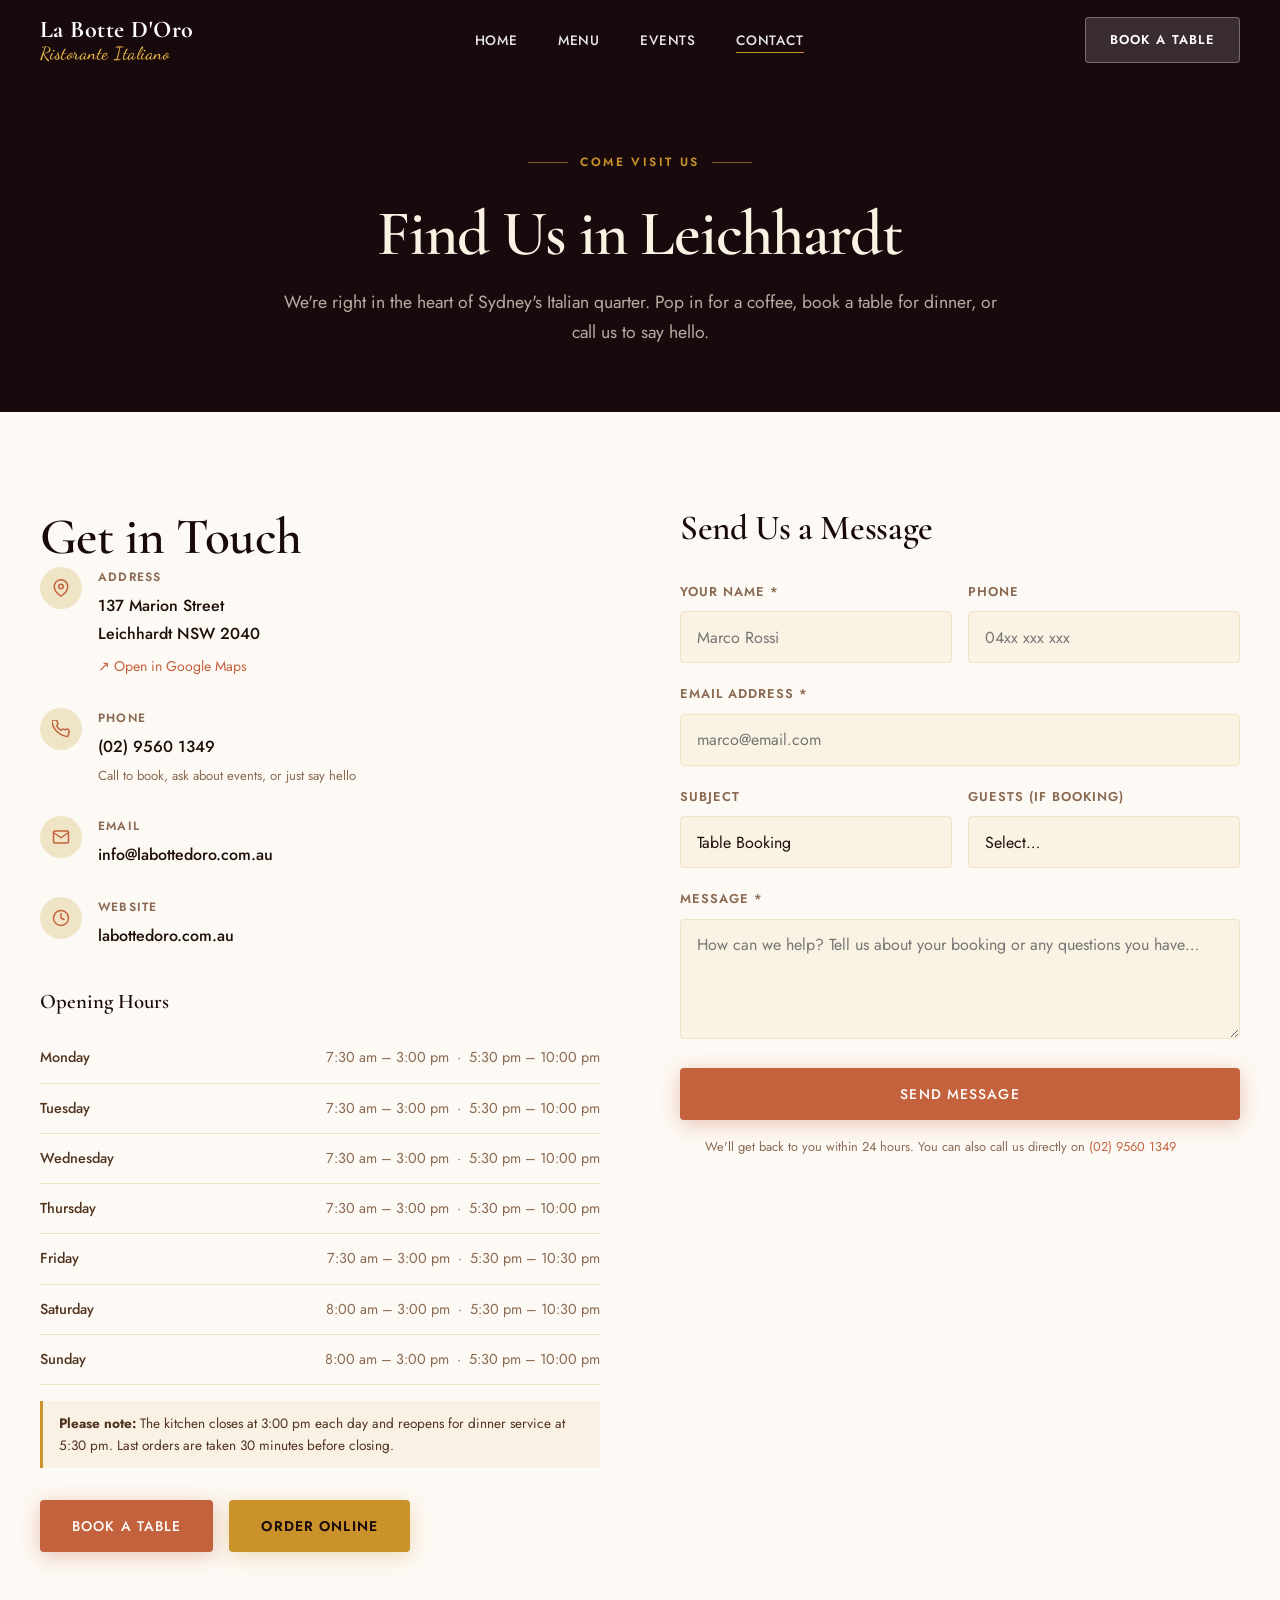
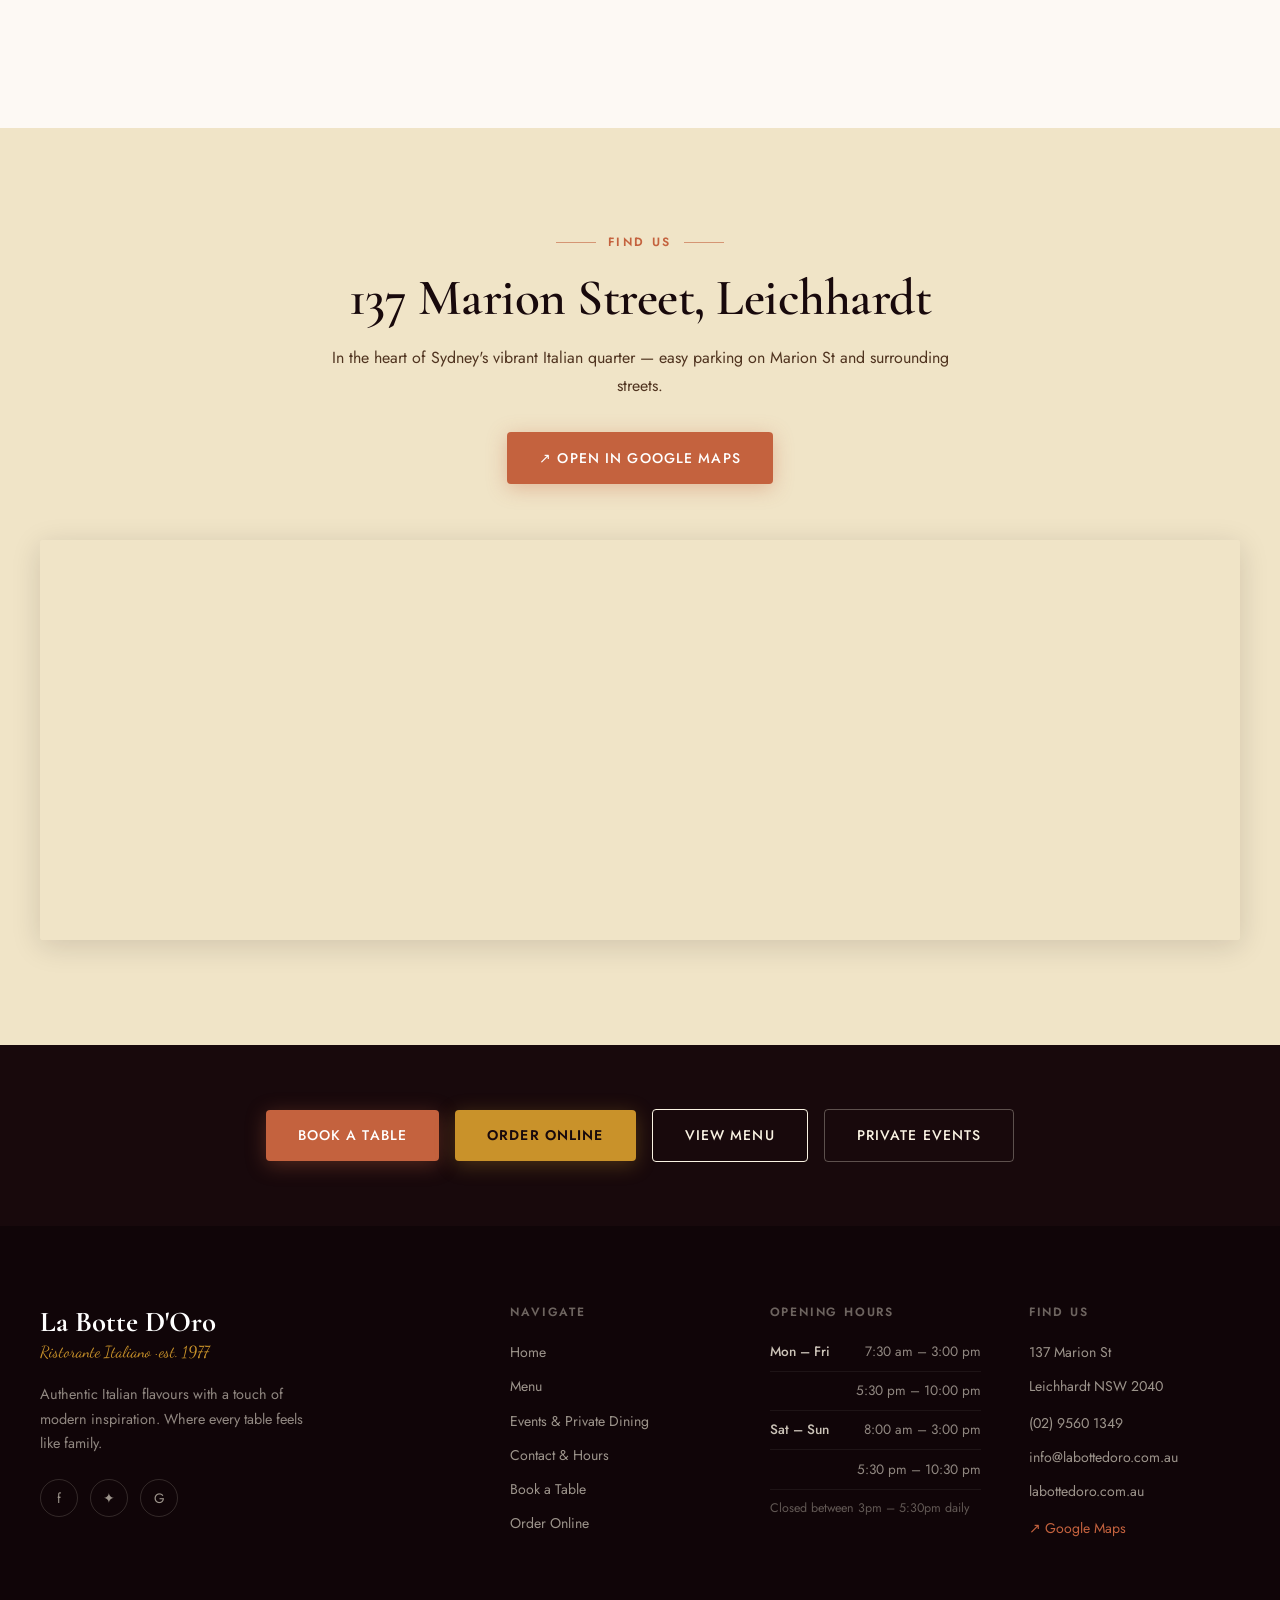
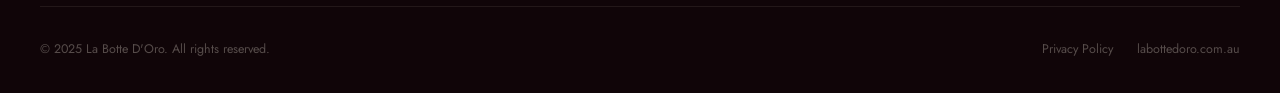
<file: contact.html>
<!DOCTYPE html>
<html lang="en">
<head>
  <meta charset="UTF-8">
  <meta name="viewport" content="width=device-width, initial-scale=1.0">
  <meta name="description" content="Contact La Botte D'Oro — 137 Marion St, Leichhardt NSW 2040. Phone (02) 9560 1349. Opening hours, map, and online booking.">
  <title>Contact & Hours — La Botte D'Oro | Leichhardt, Sydney</title>
  <link rel="preconnect" href="https://fonts.googleapis.com">
  <link rel="preconnect" href="https://fonts.gstatic.com" crossorigin>
  <link rel="preload" as="style"
    href="https://fonts.googleapis.com/css2?family=Cormorant+Garamond:ital,wght@0,400;0,500;0,600;0,700;1,400;1,500;1,600&family=Jost:wght@300;400;500;600&family=Dancing+Script:wght@500;600;700&display=swap"
    onload="this.onload=null;this.rel='stylesheet'">
  <noscript><link rel="stylesheet" href="https://fonts.googleapis.com/css2?family=Cormorant+Garamond:ital,wght@0,400;0,500;0,600;0,700;1,400;1,500;1,600&family=Jost:wght@300;400;500;600&family=Dancing+Script:wght@500;600;700&display=swap"></noscript>
  <link rel="stylesheet" href="css/styles.css?v=12">
  <script src="js/main.js?v=12" defer></script>
  <meta name="theme-color" content="#18090c">
  <link rel="icon" href="data:image/svg+xml,<svg xmlns='http://www.w3.org/2000/svg' viewBox='0 0 100 100'><text y='.9em' font-size='90'>🫙</text></svg>">
</head>
<body>

  <!-- NAV -->
  <nav class="nav" id="nav">
    <div class="nav__inner">
      <a href="index.html" class="nav__logo">
        La Botte D'Oro
        <span>Ristorante Italiano</span>
      </a>
      <ul class="nav__links">
        <li><a href="index.html">Home</a></li>
        <li><a href="menu.html">Menu</a></li>
        <li><a href="events.html">Events</a></li>
        <li><a href="contact.html" class="active">Contact</a></li>
      </ul>
      <a href="https://labottedoro.com.au/book" class="nav__book" target="_blank" rel="noopener">Book a Table</a>
      <button class="nav__burger" aria-label="Open menu" aria-expanded="false" aria-controls="mobile-menu"></button>
    </div>
  </nav>
  <div class="nav__mobile" id="mobile-menu" role="dialog" aria-modal="true" aria-label="Navigation menu">
    <a href="index.html">Home</a>
    <a href="menu.html">Menu</a>
    <a href="events.html">Events</a>
    <a href="contact.html">Contact</a>
    <a href="https://labottedoro.com.au/book" class="btn btn--primary" style="margin-top:1rem">Book a Table</a>
  </div>


  <!-- PAGE HEADER -->
  <header class="page-header contact-bg">
    <div class="container">
      <div class="page-header__inner">
        <span class="section-label" style="justify-content:center">Come Visit Us</span>
        <h1>Find Us in Leichhardt</h1>
        <p>We're right in the heart of Sydney's Italian quarter. Pop in for a coffee, book a table for dinner, or call us to say hello.</p>
      </div>
    </div>
  </header>


  <!-- CONTACT SECTION -->
  <section class="contact-section">
    <div class="container">
      <div class="contact__grid">

        <!-- Contact Info & Hours -->
        <div class="reveal">
          <h2>Get in Touch</h2>

          <div class="contact__detail">
            <div class="contact__detail-icon">
              <svg width="18" height="18" viewBox="0 0 24 24" fill="none" stroke="currentColor" stroke-width="2" stroke-linecap="round" stroke-linejoin="round"><path d="M21 10c0 7-9 13-9 13s-9-6-9-13a9 9 0 0118 0z"/><circle cx="12" cy="10" r="3"/></svg>
            </div>
            <div>
              <div class="contact__detail-label">Address</div>
              <p class="contact__detail-value">
                137 Marion Street<br>
                Leichhardt NSW 2040
              </p>
              <a href="https://maps.google.com/?q=137+Marion+St+Leichhardt+NSW+2040" target="_blank" rel="noopener" style="color:var(--c-terra);font-size:.88rem;display:inline-block;margin-top:.4rem">
                ↗ Open in Google Maps
              </a>
            </div>
          </div>

          <div class="contact__detail">
            <div class="contact__detail-icon">
              <svg width="18" height="18" viewBox="0 0 24 24" fill="none" stroke="currentColor" stroke-width="2" stroke-linecap="round" stroke-linejoin="round"><path d="M22 16.92v3a2 2 0 01-2.18 2 19.79 19.79 0 01-8.63-3.07A19.5 19.5 0 013 10.81 19.79 19.79 0 01.02 2.18 2 2 0 012 0h3a2 2 0 012 1.72c.13 1 .37 1.97.72 2.91a2 2 0 01-.45 2.11L6.09 7.91a16 16 0 006 6l1.17-1.17a2 2 0 012.11-.45c.94.35 1.92.59 2.91.72A2 2 0 0122 16.92z"/></svg>
            </div>
            <div>
              <div class="contact__detail-label">Phone</div>
              <a href="tel:0295601349" class="contact__detail-value">(02) 9560 1349</a>
              <p style="font-size:.82rem;color:var(--c-text-soft);margin-top:.2rem;max-width:none">Call to book, ask about events, or just say hello</p>
            </div>
          </div>

          <div class="contact__detail">
            <div class="contact__detail-icon">
              <svg width="18" height="18" viewBox="0 0 24 24" fill="none" stroke="currentColor" stroke-width="2" stroke-linecap="round" stroke-linejoin="round"><path d="M4 4h16c1.1 0 2 .9 2 2v12c0 1.1-.9 2-2 2H4c-1.1 0-2-.9-2-2V6c0-1.1.9-2 2-2z"/><polyline points="22,6 12,13 2,6"/></svg>
            </div>
            <div>
              <div class="contact__detail-label">Email</div>
              <a href="mailto:info@labottedoro.com.au" class="contact__detail-value">info@labottedoro.com.au</a>
            </div>
          </div>

          <div class="contact__detail">
            <div class="contact__detail-icon">
              <svg width="18" height="18" viewBox="0 0 24 24" fill="none" stroke="currentColor" stroke-width="2" stroke-linecap="round" stroke-linejoin="round"><circle cx="12" cy="12" r="10"/><polyline points="12 6 12 12 16 14"/></svg>
            </div>
            <div>
              <div class="contact__detail-label">Website</div>
              <a href="https://labottedoro.com.au" target="_blank" rel="noopener" class="contact__detail-value">labottedoro.com.au</a>
            </div>
          </div>

          <!-- Opening Hours Table -->
          <div class="hours-table">
            <h3>Opening Hours</h3>

            <div class="hours-row">
              <span class="day">Monday</span>
              <span class="time">7:30 am – 3:00 pm &nbsp;·&nbsp; 5:30 pm – 10:00 pm</span>
            </div>
            <div class="hours-row">
              <span class="day">Tuesday</span>
              <span class="time">7:30 am – 3:00 pm &nbsp;·&nbsp; 5:30 pm – 10:00 pm</span>
            </div>
            <div class="hours-row">
              <span class="day">Wednesday</span>
              <span class="time">7:30 am – 3:00 pm &nbsp;·&nbsp; 5:30 pm – 10:00 pm</span>
            </div>
            <div class="hours-row">
              <span class="day">Thursday</span>
              <span class="time">7:30 am – 3:00 pm &nbsp;·&nbsp; 5:30 pm – 10:00 pm</span>
            </div>
            <div class="hours-row">
              <span class="day">Friday</span>
              <span class="time">7:30 am – 3:00 pm &nbsp;·&nbsp; 5:30 pm – 10:30 pm</span>
            </div>
            <div class="hours-row">
              <span class="day">Saturday</span>
              <span class="time">8:00 am – 3:00 pm &nbsp;·&nbsp; 5:30 pm – 10:30 pm</span>
            </div>
            <div class="hours-row">
              <span class="day">Sunday</span>
              <span class="time">8:00 am – 3:00 pm &nbsp;·&nbsp; 5:30 pm – 10:00 pm</span>
            </div>

            <div class="hours-note">
              <strong>Please note:</strong> The kitchen closes at 3:00 pm each day and reopens for
              dinner service at 5:30 pm. Last orders are taken 30 minutes before closing.
            </div>
          </div>

          <!-- Book & Order CTAs -->
          <div style="display:flex;gap:1rem;flex-wrap:wrap;margin-top:2rem">
            <a href="https://labottedoro.com.au/book" class="btn btn--primary" target="_blank" rel="noopener">
              Book a Table
            </a>
            <a href="https://labottedoro.com.au/order" class="btn btn--gold" target="_blank" rel="noopener">
              Order Online
            </a>
          </div>
        </div>

        <!-- Contact / Booking Form -->
        <div class="contact__form-col reveal reveal-delay-2">
          <h2>Send Us a Message</h2>
          <form class="contact-form" action="#" method="post" novalidate>
            <div class="form-row">
              <div class="form-group">
                <label for="c-name">Your Name *</label>
                <input type="text" id="c-name" name="name" placeholder="Marco Rossi" required>
              </div>
              <div class="form-group">
                <label for="c-phone">Phone</label>
                <input type="tel" id="c-phone" name="phone" placeholder="04xx xxx xxx">
              </div>
            </div>
            <div class="form-group">
              <label for="c-email">Email Address *</label>
              <input type="email" id="c-email" name="email" placeholder="marco@email.com" required>
            </div>
            <div class="form-row">
              <div class="form-group">
                <label for="c-subject">Subject</label>
                <select id="c-subject" name="subject">
                  <option>Table Booking</option>
                  <option>Private Event Enquiry</option>
                  <option>General Question</option>
                  <option>Feedback</option>
                  <option>Other</option>
                </select>
              </div>
              <div class="form-group">
                <label for="c-guests">Guests (if booking)</label>
                <select id="c-guests" name="guests">
                  <option value="">Select…</option>
                  <option>1 – 2</option>
                  <option>3 – 4</option>
                  <option>5 – 6</option>
                  <option>7 – 10</option>
                  <option>10+</option>
                </select>
              </div>
            </div>
            <div class="form-group">
              <label for="c-message">Message *</label>
              <textarea id="c-message" name="message" placeholder="How can we help? Tell us about your booking or any questions you have…" required></textarea>
            </div>
            <button type="submit" class="btn btn--primary" style="width:100%;justify-content:center;padding:1rem">
              Send Message
            </button>
            <p style="font-size:.8rem;color:var(--c-text-soft);text-align:center;margin-top:1rem">
              We'll get back to you within 24 hours. You can also call us directly on
              <a href="tel:0295601349" style="color:var(--c-terra)">(02) 9560 1349</a>
            </p>
          </form>
        </div>

      </div>
    </div>
  </section>


  <!-- MAP -->
  <section class="map-placeholder">
    <div class="container">
      <div class="map-placeholder__inner reveal">
        <span class="section-label" style="justify-content:center">Find Us</span>
        <h2>137 Marion Street, Leichhardt</h2>
        <p>In the heart of Sydney's vibrant Italian quarter — easy parking on Marion St and surrounding streets.</p>
        <a href="https://maps.google.com/?q=137+Marion+St+Leichhardt+NSW+2040" target="_blank" rel="noopener" class="btn btn--primary" style="margin-bottom:1.5rem">
          ↗ Open in Google Maps
        </a>
        <!-- TODO: Replace with embedded Google Map iframe. Obtain embed URL from Google Maps > Share > Embed a map -->
        <iframe
          class="map-embed"
          src="https://www.google.com/maps/embed?pb=!1m18!1m12!1m3!1d3312.7474454048765!2d151.15127!3d-33.88297!2m3!1f0!2f0!3f0!3m2!1i1024!2i768!4f13.1!3m3!1m2!1s0x6b12ae2f9a3d13c7%3A0x0!2s137+Marion+St%2C+Leichhardt+NSW+2040!5e0!3m2!1sen!2sau!4v1617000000000!5m2!1sen!2sau"
          allowfullscreen=""
          loading="lazy"
          referrerpolicy="no-referrer-when-downgrade"
          title="La Botte D'Oro location map"
        ></iframe>
      </div>
    </div>
  </section>


  <!-- QUICK LINKS STRIP -->
  <section style="padding:4rem 0;background:var(--c-espresso);text-align:center">
    <div class="container">
      <div class="reveal" style="display:flex;flex-wrap:wrap;justify-content:center;gap:1rem;align-items:center">
        <a href="https://labottedoro.com.au/book" class="btn btn--primary" target="_blank" rel="noopener">Book a Table</a>
        <a href="https://labottedoro.com.au/order" class="btn btn--gold" target="_blank" rel="noopener">Order Online</a>
        <a href="menu.html" class="btn btn--outline">View Menu</a>
        <a href="events.html" class="btn btn--outline" style="border-color:rgba(250,243,227,.3)">Private Events</a>
      </div>
    </div>
  </section>


  <!-- FOOTER -->
  <footer class="footer">
    <div class="container">
      <div class="footer__grid">
        <div>
          <div class="footer__brand-name">La Botte D'Oro</div>
          <span class="footer__brand-since">Ristorante Italiano · est. 1977</span>
          <p class="footer__brand-desc">Authentic Italian flavours with a touch of modern inspiration. Where every table feels like family.</p>
          <div class="footer__social">
            <a href="https://www.facebook.com/labottedorosydney" target="_blank" rel="noopener" aria-label="Facebook">f</a>
            <a href="https://www.instagram.com/labottedoro" target="_blank" rel="noopener" aria-label="Instagram">✦</a>
            <a href="https://g.page/labottedoro" target="_blank" rel="noopener" aria-label="Google">G</a>
          </div>
        </div>
        <div class="footer__col">
          <h4>Navigate</h4>
          <a href="index.html">Home</a>
          <a href="menu.html">Menu</a>
          <a href="events.html">Events & Private Dining</a>
          <a href="contact.html">Contact & Hours</a>
          <a href="https://labottedoro.com.au/book" target="_blank" rel="noopener">Book a Table</a>
          <a href="https://labottedoro.com.au/order" target="_blank" rel="noopener">Order Online</a>
        </div>
        <div class="footer__col">
          <h4>Opening Hours</h4>
          <div class="footer__hours-item"><strong>Mon – Fri</strong><span>7:30 am – 3:00 pm</span></div>
          <div class="footer__hours-item"><strong></strong><span>5:30 pm – 10:00 pm</span></div>
          <div class="footer__hours-item"><strong>Sat – Sun</strong><span>8:00 am – 3:00 pm</span></div>
          <div class="footer__hours-item"><strong></strong><span>5:30 pm – 10:30 pm</span></div>
          <p style="font-size:.78rem;color:rgba(250,243,227,.35);margin-top:.5rem">Closed between 3pm – 5:30pm daily</p>
        </div>
        <div class="footer__col">
          <h4>Find Us</h4>
          <p>137 Marion St</p>
          <p>Leichhardt NSW 2040</p>
          <a href="tel:0295601349" style="margin-top:.75rem">(02) 9560 1349</a>
          <a href="mailto:info@labottedoro.com.au">info@labottedoro.com.au</a>
          <a href="https://labottedoro.com.au" target="_blank" rel="noopener">labottedoro.com.au</a>
          <a href="https://maps.google.com/?q=137+Marion+St+Leichhardt+NSW+2040" target="_blank" rel="noopener" style="margin-top:.75rem;color:var(--c-terra)">↗ Google Maps</a>
        </div>
      </div>
      <div class="footer__bottom">
        <span>© 2025 La Botte D'Oro. All rights reserved.</span>
        <div style="display:flex;gap:1.5rem">
          <a href="#">Privacy Policy</a>
          <a href="https://labottedoro.com.au" target="_blank" rel="noopener">labottedoro.com.au</a>
        </div>
      </div>
    </div>
  </footer>

  <!-- MOBILE CTA BAR — hidden on desktop, slides in on mobile -->
  <div class="mob-cta" id="mob-cta">
    <a href="https://labottedoro.com.au/book" class="mob-cta__btn mob-cta__btn--primary" target="_blank" rel="noopener">
      <svg width="15" height="15" viewBox="0 0 24 24" fill="none" stroke="currentColor" stroke-width="2.5" stroke-linecap="round" stroke-linejoin="round" aria-hidden="true"><rect x="3" y="4" width="18" height="18" rx="2"/><line x1="16" y1="2" x2="16" y2="6"/><line x1="8" y1="2" x2="8" y2="6"/><line x1="3" y1="10" x2="21" y2="10"/></svg>
      Book a Table
    </a>
    <a href="tel:0295601349" class="mob-cta__btn mob-cta__btn--gold">
      <svg width="15" height="15" viewBox="0 0 24 24" fill="none" stroke="currentColor" stroke-width="2.5" stroke-linecap="round" stroke-linejoin="round" aria-hidden="true"><path d="M22 16.92v3a2 2 0 01-2.18 2 19.79 19.79 0 01-8.63-3.07A19.5 19.5 0 013 10.81 19.79 19.79 0 01.02 2.18 2 2 0 012 0h3a2 2 0 012 1.72c.13 1 .37 1.97.72 2.91a2 2 0 01-.45 2.11L6.09 7.91a16 16 0 006 6l1.17-1.17a2 2 0 012.11-.45c.94.35 1.92.59 2.91.72A2 2 0 0122 16.92z"/></svg>
      Call Us
    </a>
  </div>

</body>
</html>
</file>
<file: css/styles.css>
/* ============================================================
   LA BOTTE D'ORO — Main Stylesheet
   Design: Warm Trattoria — terracotta, parchment, espresso
   ============================================================ */

/* Fonts loaded via <link> in HTML — no render-blocking @import */

/* ── CUSTOM PROPERTIES ───────────────────────────────────── */
:root {
  --c-espresso:     #18090c;
  --c-rust:         #8b3520;
  --c-terra:        #c4623e;
  --c-gold:         #c9922a;
  --c-gold-light:   #e8b84b;
  --c-cream:        #faf3e3;
  --c-parchment:    #f0e4c7;
  --c-warm-white:   #fdf9f4;
  --c-olive:        #4d6b3a;
  --c-text:         #1e0e08;
  --c-text-mid:     #503420;
  --c-text-soft:    #8a6a52;

  --font-display:   'Cormorant Garamond', serif;
  --font-body:      'Jost', sans-serif;
  --font-script:    'Dancing Script', cursive;

  --nav-h:          80px;
  --radius:         4px;

  --shadow-sm:   0 2px 12px rgba(24,9,12,.08);
  --shadow-md:   0 6px 30px rgba(24,9,12,.14);
  --shadow-lg:   0 12px 60px rgba(24,9,12,.20);

  --trans: .35s cubic-bezier(.25,.46,.45,.94);

  /* ── MOBILE TOKENS ─ */
  --mob-cta-h:  72px;                              /* sticky CTA bar height     */
  --safe-t:     env(safe-area-inset-top, 0px);     /* iOS notch top             */
  --safe-b:     env(safe-area-inset-bottom, 0px);  /* iOS home-bar bottom       */
  --safe-l:     env(safe-area-inset-left, 0px);
  --safe-r:     env(safe-area-inset-right, 0px);
}

/* ── RESET ───────────────────────────────────────────────── */
*, *::before, *::after { box-sizing: border-box; margin: 0; padding: 0; }
html { scroll-behavior: smooth; font-size: 16px; }
body {
  font-family: var(--font-body);
  color: var(--c-text);
  background: var(--c-warm-white);
  line-height: 1.75;
  overflow-x: hidden;
}
img { max-width: 100%; height: auto; display: block; }
a   { color: inherit; text-decoration: none; touch-action: manipulation; }
ul  { list-style: none; }
button { cursor: pointer; border: none; background: none; font-family: inherit; touch-action: manipulation; }

/* Prevent iOS Safari from zooming into form inputs (triggers when font-size < 16px) */
input, select, textarea { font-size: max(1rem, 16px); }

/* ── TYPOGRAPHY ──────────────────────────────────────────── */
h1, h2, h3, h4 {
  font-family: var(--font-display);
  font-weight: 600;
  line-height: 1.15;
  color: var(--c-espresso);
}
h1 { font-size: clamp(3rem, 7vw, 6.5rem); letter-spacing: -.02em; }
h2 { font-size: clamp(2rem, 4vw, 3.4rem); letter-spacing: -.01em; }
h3 { font-size: clamp(1.4rem, 2.5vw, 2rem); }
h4 { font-size: 1.3rem; }

.script {
  font-family: var(--font-script);
  font-weight: 600;
  color: var(--c-terra);
  display: block;
}
.script--gold { color: var(--c-gold); }
.script--lg   { font-size: clamp(1.6rem, 3vw, 2.4rem); }

p { max-width: 65ch; }
.p--wide { max-width: 80ch; }
.p--center { text-align: center; margin-inline: auto; }

/* ── UTILITY ─────────────────────────────────────────────── */
.container {
  width: min(1200px, 100% - 3rem);
  margin-inline: auto;
}
.container--narrow { width: min(800px, 100% - 3rem); margin-inline: auto; }

.section-label {
  font-family: var(--font-body);
  font-size: .75rem;
  font-weight: 600;
  letter-spacing: .2em;
  text-transform: uppercase;
  color: var(--c-terra);
  display: inline-flex;
  align-items: center;
  gap: .75rem;
  margin-bottom: 1rem;
}
.section-label::before, .section-label::after {
  content: '';
  width: 2.5rem;
  height: 1px;
  background: var(--c-terra);
  opacity: .6;
}

/* ── BUTTONS ─────────────────────────────────────────────── */
.btn {
  display: inline-flex;
  align-items: center;
  justify-content: center;
  gap: .6rem;
  padding: .85rem 2rem;
  font-family: var(--font-body);
  font-size: .875rem;
  font-weight: 500;
  letter-spacing: .08em;
  text-transform: uppercase;
  border-radius: var(--radius);
  transition: var(--trans);
  white-space: nowrap;     /* overridden below 375px */
  min-height: 44px;        /* WCAG / Apple minimum touch target */
  min-width: 44px;
}
.btn--primary {
  background: var(--c-terra);
  color: #fff;
  box-shadow: 0 4px 20px rgba(196,98,62,.35);
}
.btn--primary:hover {
  background: var(--c-rust);
  transform: translateY(-2px);
  box-shadow: 0 8px 30px rgba(196,98,62,.45);
}
.btn--gold {
  background: var(--c-gold);
  color: var(--c-espresso);
  font-weight: 600;
  box-shadow: 0 4px 20px rgba(201,146,42,.3);
}
.btn--gold:hover {
  background: var(--c-gold-light);
  transform: translateY(-2px);
}
.btn--outline {
  border: 1.5px solid currentColor;
  color: var(--c-cream);
}
.btn--outline:hover {
  background: var(--c-cream);
  color: var(--c-espresso);
}
.btn--outline-dark {
  border: 1.5px solid var(--c-terra);
  color: var(--c-terra);
}
.btn--outline-dark:hover {
  background: var(--c-terra);
  color: #fff;
}
.btn--sm { padding: .65rem 1.4rem; font-size: .8rem; }

/* ── NAVIGATION ──────────────────────────────────────────── */
.nav {
  position: fixed;
  top: 0; left: 0; right: 0;
  z-index: 1000;
  height: var(--nav-h);
  display: flex;
  align-items: center;
  transition: background var(--trans), box-shadow var(--trans);
  /* Safe area padding for landscape notch (iPhone) */
  padding-left: var(--safe-l);
  padding-right: var(--safe-r);
}
.nav.scrolled {
  background: var(--c-warm-white);
  box-shadow: var(--shadow-sm);
}
.nav.scrolled .nav__logo { color: var(--c-espresso); }
.nav.scrolled .nav__links a { color: var(--c-text-mid); }
.nav.scrolled .nav__links a:hover { color: var(--c-terra); }
.nav.scrolled .nav__book { background: var(--c-terra); color: #fff; }

.nav__inner {
  width: min(1200px, 100% - 3rem);
  margin-inline: auto;
  display: flex;
  align-items: center;
  justify-content: space-between;
  gap: 2rem;
}
.nav__logo {
  font-family: var(--font-display);
  font-size: 1.5rem;
  font-weight: 700;
  color: #fff;
  letter-spacing: .02em;
  line-height: 1.1;
  transition: color var(--trans);
}
.nav__logo span {
  font-family: var(--font-script);
  font-size: 1.1rem;
  font-weight: 500;
  display: block;
  color: var(--c-gold-light);
}
.nav.scrolled .nav__logo span { color: var(--c-gold); }

.nav__links {
  display: flex;
  align-items: center;
  gap: 2.5rem;
}
.nav__links a {
  font-size: .85rem;
  font-weight: 500;
  letter-spacing: .06em;
  text-transform: uppercase;
  color: rgba(255,255,255,.9);
  transition: color var(--trans);
  position: relative;
}
.nav__links a::after {
  content: '';
  position: absolute;
  bottom: -3px; left: 0; right: 0;
  height: 1px;
  background: var(--c-gold);
  transform: scaleX(0);
  transform-origin: left;
  transition: transform var(--trans);
}
.nav__links a:hover::after,
.nav__links a.active::after { transform: scaleX(1); }

.nav__book {
  padding: .65rem 1.5rem;
  background: rgba(255,255,255,.15);
  backdrop-filter: blur(8px);
  color: #fff;
  font-size: .8rem;
  font-weight: 600;
  letter-spacing: .1em;
  text-transform: uppercase;
  border-radius: var(--radius);
  border: 1px solid rgba(255,255,255,.3);
  transition: var(--trans);
}
.nav__book:hover { background: var(--c-terra); border-color: var(--c-terra); }

/* ── HAMBURGER BUTTON ──────────────────────────────────────
   48×48px tap target. Drawn with ::before (top+bottom lines
   via box-shadow) and ::after (middle line). No child elements
   needed — pseudo-elements cannot be overridden by browser
   default button rendering.                                 */
.nav__burger {
  display: none;
  position: relative;
  width: 48px;
  height: 48px;
  flex-shrink: 0;
  margin-right: -10px;
  border-radius: var(--radius);
  cursor: pointer;
  color: #fff; /* lines inherit currentColor */
}

/* Middle line */
.nav__burger::before,
.nav__burger::after {
  content: '';
  position: absolute;
  left: 50%;
  top: 50%;
  width: 22px;
  height: 2px;
  background: currentColor;
  border-radius: 2px;
  transform-origin: center;
  /* top is now static — only transform animates (GPU-composited, no reflow) */
  transition: transform .35s cubic-bezier(.25,.46,.45,.94), opacity .2s ease;
}
/* Top line — shifted up via transform, never via top */
.nav__burger::before {
  transform: translateX(-50%) translateY(-7px);
  box-shadow: 0 7px 0 currentColor;  /* middle line */
}
/* Bottom line */
.nav__burger::after {
  transform: translateX(-50%) translateY(7px);
}

/* ── ✕ open state ── */
.nav__burger.open::before {
  transform: translate(-50%, -50%) rotate(45deg);
  box-shadow: none;
}
.nav__burger.open::after {
  transform: translate(-50%, -50%) rotate(-45deg);
}

/* Colour swap when nav is scrolled (dark background on nav) */
.nav.scrolled .nav__burger { color: var(--c-espresso); }

/* ── MOBILE MENU OVERLAY ────────────────────────────────────
   Full-screen slide-in panel. Safe-area-aware so content
   never hides behind a notch or the iOS home bar.          */
.nav__mobile {
  position: fixed;
  inset: 0;
  background: var(--c-espresso);
  z-index: 999;
  display: flex;
  flex-direction: column;
  align-items: center;
  justify-content: center;
  gap: 0;                          /* gap handled by link padding */
  /* Safe area insets */
  padding-top:    max(2rem, calc(var(--safe-t) + var(--nav-h)));
  padding-bottom: max(3rem, calc(var(--safe-b) + 2rem));
  padding-left:   max(2rem, calc(var(--safe-l) + 1.5rem));
  padding-right:  max(2rem, calc(var(--safe-r) + 1.5rem));
  transform: translateX(100%);
  transition: transform .42s cubic-bezier(.77,0,.175,1);
  overflow-y: auto;
  -webkit-overflow-scrolling: touch;
}
.nav__mobile.open { transform: translateX(0); }

/* Each nav link: min 56px tall, full-width, centred */
.nav__mobile a {
  display: flex;
  align-items: center;
  justify-content: center;
  width: 100%;
  min-height: 56px;
  padding: .5rem 1.5rem;
  font-family: var(--font-display);
  font-size: clamp(2rem, 8vw, 2.8rem);
  font-weight: 600;
  color: var(--c-cream);
  letter-spacing: -.01em;
  border-bottom: 1px solid rgba(250,243,227,.06);
  transition: color var(--trans), background var(--trans);
}
.nav__mobile a:last-of-type { border-bottom: none; }
.nav__mobile a:active { color: var(--c-terra); background: rgba(196,98,62,.08); }

/* Close button removed from HTML. This rule is a safety net only. */
.nav__mobile-close { display: none !important; }

/* ── BODY SCROLL LOCK ───────────────────────────────────────
   Applied via JS — prevents background scroll on iOS/Android
   when the menu overlay is open.                           */
body.nav-open {
  overflow: hidden;
}

/* ── HERO ─────────────────────────────────────────────────── */
.hero {
  position: relative;
  min-height: 100vh;   /* fallback for browsers without svh support */
  min-height: 100svh;  /* svh = small viewport height — excludes iOS Safari chrome */
  display: flex;
  align-items: center;
  overflow: hidden;
}
.hero__bg {
  position: absolute;
  inset: 0;
  background-image: url('https://images.unsplash.com/photo-1414235077428-338989a2e8c0?w=1800&q=85&fit=crop&fm=webp&auto=format');
  background-size: cover;
  background-position: center 40%;
  transform: scale(1.05);
  transition: transform 8s ease;
  will-change: transform;
}
.hero__bg.loaded { transform: scale(1); }
.hero__overlay {
  position: absolute;
  inset: 0;
  background: linear-gradient(
    135deg,
    rgba(24,9,12,.82) 0%,
    rgba(24,9,12,.55) 50%,
    rgba(139,53,32,.40) 100%
  );
}
/* Grain texture */
.hero__overlay::after {
  content: '';
  position: absolute;
  inset: 0;
  background-image: url("data:image/svg+xml,%3Csvg viewBox='0 0 256 256' xmlns='http://www.w3.org/2000/svg'%3E%3Cfilter id='noise'%3E%3CfeTurbulence type='fractalNoise' baseFrequency='0.9' numOctaves='4' stitchTiles='stitch'/%3E%3C/filter%3E%3Crect width='100%25' height='100%25' filter='url(%23noise)' opacity='0.03'/%3E%3C/svg%3E");
  opacity: .5;
  pointer-events: none;
}

.hero__content {
  position: relative;
  z-index: 2;
  width: min(1200px, 100% - 3rem);
  margin-inline: auto;
  padding-top: var(--nav-h);
}
.hero__eyebrow {
  font-family: var(--font-script);
  font-size: clamp(1.2rem, 2vw, 1.7rem);
  color: var(--c-gold-light);
  margin-bottom: 1rem;
  opacity: 0;
  transform: translateY(20px);
  animation: fadeUp .8s ease .3s forwards;
}
.hero__title {
  color: #fff;
  opacity: 0;
  transform: translateY(30px);
  animation: fadeUp .9s ease .5s forwards;
}
.hero__title em {
  font-style: italic;
  color: var(--c-parchment);
}
.hero__since {
  display: inline-block;
  font-family: var(--font-script);
  font-size: clamp(1.4rem, 2.5vw, 2rem);
  color: var(--c-gold);
  margin-top: .5rem;
  opacity: 0;
  transform: translateY(20px);
  animation: fadeUp .8s ease .7s forwards;
}
.hero__intro {
  margin-top: 1.75rem;
  font-size: clamp(1rem, 1.5vw, 1.15rem);
  color: rgba(250,243,227,.85);
  max-width: 52ch;
  line-height: 1.8;
  opacity: 0;
  transform: translateY(20px);
  animation: fadeUp .8s ease .9s forwards;
}

.hero__ctas {
  margin-top: 2.5rem;
  display: flex;
  flex-wrap: wrap;
  gap: 1rem;
  opacity: 0;
  transform: translateY(20px);
  animation: fadeUp .8s ease 1.1s forwards;
}
.hero__ctas-secondary {
  margin-top: 1rem;
  display: flex;
  flex-wrap: wrap;
  gap: .75rem;
  opacity: 0;
  transform: translateY(20px);
  animation: fadeUp .8s ease 1.3s forwards;
}
.hero__badge {
  display: flex;
  align-items: center;
  gap: .6rem;
  padding: .5rem 1.2rem .5rem .9rem;
  background: rgba(255,255,255,.1);
  backdrop-filter: blur(10px);
  border: 1px solid rgba(255,255,255,.2);
  border-radius: 100px;
  font-size: .82rem;
  color: rgba(255,255,255,.9);
  font-weight: 500;
  letter-spacing: .04em;
}
.hero__badge-stars { color: var(--c-gold-light); letter-spacing: .05em; }
.hero__scroll {
  position: absolute;
  bottom: 2.5rem;
  left: 50%;
  transform: translateX(-50%);
  z-index: 2;
  display: flex;
  flex-direction: column;
  align-items: center;
  gap: .5rem;
  color: rgba(255,255,255,.5);
  font-size: .75rem;
  letter-spacing: .15em;
  text-transform: uppercase;
  animation: bounce 2s ease infinite 2s;
}
.hero__scroll svg { opacity: .5; }

/* ── STORY SECTION ───────────────────────────────────────── */
.story {
  padding: 7rem 0;
  background: var(--c-warm-white);
  position: relative;
}
.story__grid {
  display: grid;
  grid-template-columns: 1fr 1fr;
  gap: 5rem;
  align-items: center;
}
.story__img-wrap {
  position: relative;
}
.story__img {
  width: 100%;
  aspect-ratio: 4/5;
  object-fit: cover;
  border-radius: 2px;
  box-shadow: var(--shadow-lg);
}
.story__img-badge {
  position: absolute;
  bottom: -1.5rem;
  right: -1.5rem;
  width: 120px; height: 120px;
  background: var(--c-terra);
  border-radius: 50%;
  display: flex;
  flex-direction: column;
  align-items: center;
  justify-content: center;
  color: #fff;
  text-align: center;
  box-shadow: var(--shadow-md);
}
.story__img-badge strong {
  font-family: var(--font-display);
  font-size: 2rem;
  font-weight: 700;
  line-height: 1;
}
.story__img-badge span {
  font-size: .7rem;
  letter-spacing: .08em;
  text-transform: uppercase;
  opacity: .85;
}
.story__text { padding: 1rem 0; }
.story__text h2 { margin: .75rem 0 1.5rem; }
.story__text p {
  color: var(--c-text-mid);
  margin-bottom: 1.25rem;
  font-size: 1.05rem;
}
.story__text .btn { margin-top: 1rem; }

/* ── DISHES SECTION ──────────────────────────────────────── */
.dishes {
  padding: 7rem 0;
  background: var(--c-espresso);
  position: relative;
  overflow: hidden;
}
.dishes::before {
  content: '';
  position: absolute;
  top: 0; left: 0; right: 0;
  height: 6px;
  background: linear-gradient(90deg, var(--c-rust), var(--c-terra), var(--c-gold), var(--c-terra), var(--c-rust));
}
.dishes__header {
  text-align: center;
  margin-bottom: 4rem;
}
.dishes__header .section-label { color: var(--c-gold); }
.dishes__header .section-label::before, .dishes__header .section-label::after { background: var(--c-gold); }
.dishes__header h2 { color: var(--c-cream); }
.dishes__header p { color: rgba(250,243,227,.65); margin-inline: auto; margin-top: 1rem; }

.dishes__grid {
  display: grid;
  grid-template-columns: repeat(3, 1fr);
  gap: 1.5rem;
}
.dish-card {
  position: relative;
  overflow: hidden;
  border-radius: 2px;
  cursor: default;
  group: true;
}
.dish-card:first-child { grid-row: span 2; }
.dish-card__img {
  width: 100%;
  height: 100%;
  min-height: 220px;
  object-fit: cover;
  transition: transform .6s ease;
  display: block;
}
.dish-card:first-child .dish-card__img { min-height: 460px; }
.dish-card:hover .dish-card__img { transform: scale(1.06); }
.dish-card__overlay {
  position: absolute;
  inset: 0;
  background: linear-gradient(to top, rgba(24,9,12,.85) 0%, transparent 60%);
  transition: opacity var(--trans);
}
.dish-card:hover .dish-card__overlay { opacity: .85; }
.dish-card__info {
  position: absolute;
  bottom: 0; left: 0; right: 0;
  padding: 1.5rem;
}
.dish-card__name {
  font-family: var(--font-display);
  font-size: 1.3rem;
  font-weight: 600;
  color: #fff;
  margin-bottom: .25rem;
}
.dish-card__desc {
  font-size: .82rem;
  color: rgba(255,255,255,.7);
  letter-spacing: .02em;
  transform: translateY(6px);
  opacity: 0;
  transition: var(--trans);
}
.dish-card:hover .dish-card__desc {
  opacity: 1;
  transform: translateY(0);
}
.dish-card__tag {
  display: inline-block;
  font-size: .7rem;
  font-weight: 600;
  letter-spacing: .1em;
  text-transform: uppercase;
  background: var(--c-terra);
  color: #fff;
  padding: .2rem .6rem;
  border-radius: 2px;
  margin-bottom: .5rem;
}
.dishes__cta {
  text-align: center;
  margin-top: 3.5rem;
  display: flex;
  justify-content: center;
  flex-wrap: wrap;
  gap: 1rem;
}

/* ── CAFFE SECTION ───────────────────────────────────────── */
.caffe {
  padding: 7rem 0;
  background: var(--c-parchment);
  position: relative;
  overflow: hidden;
}
.caffe__grid {
  display: grid;
  grid-template-columns: 1fr 1fr;
  gap: 5rem;
  align-items: center;
}
.caffe__text { order: 2; }
.caffe__img-col { order: 1; }
.caffe__imgs {
  display: grid;
  grid-template-columns: 1fr 1fr;
  gap: 1rem;
  position: relative;
}
.caffe__img {
  width: 100%;
  aspect-ratio: 3/4;
  object-fit: cover;
  border-radius: 2px;
  box-shadow: var(--shadow-md);
}
.caffe__img:first-child { margin-top: 2rem; }
.caffe__text h2 { margin: .75rem 0 1.5rem; }
.caffe__text p { color: var(--c-text-mid); margin-bottom: 1.25rem; font-size: 1.05rem; }
.caffe__feature {
  margin-top: 2rem;
  padding: 1.5rem;
  background: var(--c-espresso);
  border-radius: var(--radius);
  border-left: 3px solid var(--c-gold);
}
.caffe__feature p {
  color: var(--c-cream);
  font-style: italic;
  font-family: var(--font-display);
  font-size: 1.15rem;
  line-height: 1.6;
  max-width: none;
  margin: 0;
}
.caffe__feature cite {
  display: block;
  font-family: var(--font-body);
  font-style: normal;
  font-size: .8rem;
  color: var(--c-gold);
  letter-spacing: .1em;
  text-transform: uppercase;
  margin-top: .75rem;
}

/* ── EVENTS CTA STRIP ────────────────────────────────────── */
.events-strip {
  padding: 6rem 0;
  background: var(--c-terra);
  position: relative;
  overflow: hidden;
}
.events-strip::before {
  content: '';
  position: absolute;
  inset: 0;
  background-image: url('https://images.unsplash.com/photo-1530103862676-de8c9debad1d?w=1400&q=70&fit=crop&fm=webp&auto=format');
  background-size: cover;
  background-position: center;
  opacity: .15;
}
.events-strip__inner {
  position: relative;
  z-index: 1;
  text-align: center;
}
.events-strip h2 { color: #fff; margin: .75rem 0 1rem; }
.events-strip p { color: rgba(255,255,255,.85); margin-inline: auto; margin-bottom: 2rem; font-size: 1.05rem; }
.events-strip .section-label { color: rgba(255,255,255,.7); justify-content: center; }
.events-strip .section-label::before, .events-strip .section-label::after { background: rgba(255,255,255,.4); }

/* ── TESTIMONIALS ────────────────────────────────────────── */
.testimonials {
  padding: 7rem 0;
  background: var(--c-warm-white);
}
.testimonials__header {
  text-align: center;
  margin-bottom: 4rem;
}
.testimonials__header h2 { margin: .75rem 0 .5rem; }
.testimonials__rating {
  display: inline-flex;
  align-items: center;
  gap: .75rem;
  margin-top: 1rem;
  padding: .6rem 1.5rem;
  background: var(--c-parchment);
  border-radius: 100px;
}
.testimonials__rating .stars { color: var(--c-gold); font-size: 1.1rem; letter-spacing: .05em; }
.testimonials__rating span { font-size: .875rem; font-weight: 500; color: var(--c-text-mid); }

.testimonials__grid {
  display: grid;
  grid-template-columns: repeat(3, 1fr);
  gap: 1.5rem;
}
.review-card {
  background: var(--c-cream);
  border-radius: 2px;
  padding: 2rem;
  position: relative;
  box-shadow: var(--shadow-sm);
  border-bottom: 3px solid var(--c-terra);
  transition: var(--trans);
}
.review-card:hover {
  transform: translateY(-4px);
  box-shadow: var(--shadow-md);
}
.review-card__stars { color: var(--c-gold); margin-bottom: 1rem; letter-spacing: .05em; }
.review-card__quote {
  font-family: var(--font-display);
  font-size: 1.1rem;
  font-style: italic;
  color: var(--c-text);
  line-height: 1.65;
  margin-bottom: 1.5rem;
}
.review-card__author {
  font-size: .82rem;
  font-weight: 600;
  letter-spacing: .06em;
  text-transform: uppercase;
  color: var(--c-terra);
}
.review-card__platform {
  font-size: .75rem;
  color: var(--c-text-soft);
  margin-top: .25rem;
}
.review-card__bg-q {
  position: absolute;
  top: 1rem; right: 1.5rem;
  font-family: var(--font-display);
  font-size: 5rem;
  color: var(--c-parchment);
  line-height: 1;
  user-select: none;
  pointer-events: none;
}

/* ── BOOK SECTION ────────────────────────────────────────── */
.book {
  padding: 7rem 0;
  background: var(--c-espresso);
  text-align: center;
  position: relative;
  overflow: hidden;
}
.book::before {
  content: '';
  position: absolute;
  inset: 0;
  background-image: url('https://images.unsplash.com/photo-1517248135467-4c7edcad34c4?w=1400&q=70&fit=crop&fm=webp&auto=format');
  background-size: cover;
  background-position: center;
  opacity: .12;
}
.book__inner {
  position: relative;
  z-index: 1;
}
.book .section-label { justify-content: center; color: var(--c-gold); }
.book .section-label::before, .book .section-label::after { background: var(--c-gold); }
.book h2 { color: var(--c-cream); margin: .75rem 0 1rem; }
.book p { color: rgba(250,243,227,.7); margin-inline: auto; margin-bottom: 2.5rem; }
.book__options {
  display: flex;
  justify-content: center;
  flex-wrap: wrap;
  gap: 1rem;
  margin-top: 2rem;
}
.book__option {
  display: flex;
  flex-direction: column;
  align-items: center;
  gap: .4rem;
  padding: 1.5rem 2rem;
  background: rgba(250,243,227,.06);
  border: 1px solid rgba(250,243,227,.12);
  border-radius: var(--radius);
  color: var(--c-cream);
  min-width: 160px;
  transition: var(--trans);
}
.book__option:hover {
  background: rgba(250,243,227,.12);
  transform: translateY(-2px);
}
.book__option svg { color: var(--c-terra); }
.book__option strong { font-size: .85rem; font-weight: 600; letter-spacing: .06em; text-transform: uppercase; }
.book__option span { font-size: .78rem; color: rgba(250,243,227,.55); }

/* ── FOOTER ──────────────────────────────────────────────── */
.footer {
  background: #100508;
  color: var(--c-cream);
  padding: 5rem 0 2rem;
}
.footer__grid {
  display: grid;
  grid-template-columns: 2fr 1fr 1fr 1fr;
  gap: 3rem;
  padding-bottom: 3.5rem;
  border-bottom: 1px solid rgba(250,243,227,.08);
}
.footer__brand-name {
  font-family: var(--font-display);
  font-size: 1.8rem;
  font-weight: 700;
  color: #fff;
  line-height: 1.1;
}
.footer__brand-since {
  font-family: var(--font-script);
  color: var(--c-gold);
  font-size: 1rem;
  margin-bottom: 1rem;
  display: block;
}
.footer__brand-desc {
  font-size: .9rem;
  color: rgba(250,243,227,.55);
  line-height: 1.7;
  max-width: 30ch;
}
.footer__social {
  display: flex;
  gap: .75rem;
  margin-top: 1.5rem;
}
.footer__social a {
  width: 38px; height: 38px;
  border-radius: 50%;
  border: 1px solid rgba(250,243,227,.15);
  display: flex;
  align-items: center;
  justify-content: center;
  color: rgba(250,243,227,.6);
  font-size: .85rem;
  transition: var(--trans);
}
.footer__social a:hover {
  border-color: var(--c-terra);
  color: var(--c-terra);
  background: rgba(196,98,62,.1);
}
.footer__col h4 {
  font-family: var(--font-body);
  font-size: .75rem;
  font-weight: 600;
  letter-spacing: .15em;
  text-transform: uppercase;
  color: var(--c-terra);
  margin-bottom: 1.25rem;
  color: rgba(250,243,227,.4);
}
.footer__col a, .footer__col p {
  display: block;
  font-size: .88rem;
  color: rgba(250,243,227,.6);
  margin-bottom: .6rem;
  transition: color var(--trans);
}
.footer__col a:hover { color: var(--c-terra); }
.footer__hours-item {
  display: flex;
  justify-content: space-between;
  gap: 1rem;
  font-size: .85rem;
  color: rgba(250,243,227,.55);
  padding-bottom: .45rem;
  border-bottom: 1px solid rgba(250,243,227,.06);
  margin-bottom: .45rem;
}
.footer__hours-item strong { color: rgba(250,243,227,.8); font-weight: 500; }
.footer__hours-closed { color: rgba(250,243,227,.35) !important; font-style: italic; }
.footer__bottom {
  padding-top: 2rem;
  display: flex;
  align-items: center;
  justify-content: space-between;
  gap: 1rem;
  font-size: .78rem;
  color: rgba(250,243,227,.3);
}
.footer__bottom a { color: rgba(250,243,227,.3); transition: color var(--trans); }
.footer__bottom a:hover { color: var(--c-terra); }

/* ── PAGE HEADER ─────────────────────────────────────────── */
.page-header {
  padding: calc(var(--nav-h) + 4rem) 0 4rem;
  background: var(--c-espresso);
  text-align: center;
  position: relative;
  overflow: hidden;
}
.page-header::before {
  content: '';
  position: absolute;
  inset: 0;
  background-size: cover;
  background-position: center;
  opacity: .15;
}
.page-header.menu-bg::before { background-image: url('https://images.unsplash.com/photo-1551183053-bf91798d765a?w=1400&q=70&fit=crop&fm=webp&auto=format'); }
.page-header.events-bg::before { background-image: url('https://images.unsplash.com/photo-1530103862676-de8c9debad1d?w=1400&q=70&fit=crop&fm=webp&auto=format'); }
.page-header.contact-bg::before { background-image: url('https://images.unsplash.com/photo-1517248135467-4c7edcad34c4?w=1400&q=70&fit=crop&fm=webp&auto=format'); }
.page-header__inner { position: relative; z-index: 1; }
.page-header__inner .section-label { justify-content: center; color: var(--c-gold); }
.page-header__inner .section-label::before, .page-header__inner .section-label::after { background: var(--c-gold); }
.page-header__inner h1 { color: var(--c-cream); margin: .5rem 0 1rem; font-size: clamp(2.5rem, 5vw, 4.5rem); }
.page-header__inner p { color: rgba(250,243,227,.7); font-size: 1.1rem; margin-inline: auto; }

/* ── MENU PAGE ───────────────────────────────────────────── */
.menu-section { padding: 6rem 0; background: var(--c-warm-white); }
.menu-tabs {
  display: flex;
  gap: .5rem;
  background: var(--c-parchment);
  padding: .4rem;
  border-radius: var(--radius);
  width: fit-content;
  margin-inline: auto;
  margin-bottom: 4rem;
  flex-wrap: wrap;
  justify-content: center;
}
.menu-tab {
  padding: .75rem 2rem;
  font-size: .85rem;
  font-weight: 600;
  letter-spacing: .08em;
  text-transform: uppercase;
  color: var(--c-text-mid);
  border-radius: 2px;
  transition: var(--trans);
  cursor: pointer;
  background: none;
  border: none;
  font-family: var(--font-body);
}
.menu-tab:hover { color: var(--c-terra); }
.menu-tab.active {
  background: var(--c-terra);
  color: #fff;
  box-shadow: var(--shadow-sm);
}
.menu-panel { display: none; }
.menu-panel.active { display: block; }

.menu-category { margin-bottom: 3.5rem; }
.menu-category__title {
  font-family: var(--font-display);
  font-size: 1.6rem;
  font-weight: 600;
  color: var(--c-espresso);
  padding-bottom: .75rem;
  border-bottom: 1px solid var(--c-parchment);
  margin-bottom: 1.5rem;
  display: flex;
  align-items: center;
  gap: 1rem;
}
.menu-category__title::after {
  content: '';
  flex: 1;
  height: 1px;
  background: var(--c-parchment);
}
.menu-items { display: flex; flex-direction: column; gap: .5rem; }
.menu-item {
  display: grid;
  grid-template-columns: 1fr auto;
  gap: 1rem;
  padding: 1rem 1.25rem;
  border-radius: var(--radius);
  transition: background var(--trans);
  align-items: start;
}
.menu-item:hover { background: var(--c-parchment); }
.menu-item__name {
  font-family: var(--font-display);
  font-size: 1.1rem;
  font-weight: 600;
  color: var(--c-espresso);
  line-height: 1.2;
}
.menu-item__desc {
  font-size: .875rem;
  color: var(--c-text-soft);
  margin-top: .3rem;
  line-height: 1.5;
  max-width: none;
}
.menu-item__price {
  font-family: var(--font-display);
  font-size: 1.15rem;
  font-weight: 600;
  color: var(--c-terra);
  white-space: nowrap;
}
.menu-item--featured { background: rgba(201,146,42,.06); border-left: 3px solid var(--c-gold); }
.menu-item--featured:hover { background: rgba(201,146,42,.1); }
.menu-item__badge {
  font-size: .65rem;
  font-weight: 700;
  letter-spacing: .1em;
  text-transform: uppercase;
  background: var(--c-gold);
  color: var(--c-espresso);
  padding: .15rem .5rem;
  border-radius: 2px;
  margin-left: .5rem;
  vertical-align: middle;
}
.menu-cols { display: grid; grid-template-columns: 1fr 1fr; gap: 3rem; }

/* ── EVENTS PAGE ─────────────────────────────────────────── */
.events-section { padding: 6rem 0; }
.events-intro { padding: 6rem 0; background: var(--c-warm-white); }
.events-intro__grid { display: grid; grid-template-columns: 1fr 1fr; gap: 5rem; align-items: center; }
.events-intro__text h2 { margin: .75rem 0 1.5rem; }
.events-intro__text p { color: var(--c-text-mid); margin-bottom: 1.25rem; font-size: 1.05rem; }
.events-intro__img { width: 100%; aspect-ratio: 1; object-fit: cover; border-radius: 2px; box-shadow: var(--shadow-lg); }

.occasions {
  padding: 6rem 0;
  background: var(--c-parchment);
}
.occasions__grid {
  display: grid;
  grid-template-columns: repeat(3, 1fr);
  gap: 2rem;
  margin-top: 3rem;
}
.occasion-card {
  background: var(--c-warm-white);
  border-radius: 2px;
  overflow: hidden;
  box-shadow: var(--shadow-sm);
  transition: var(--trans);
}
.occasion-card:hover { transform: translateY(-6px); box-shadow: var(--shadow-md); }
.occasion-card__img { width: 100%; aspect-ratio: 16/9; object-fit: cover; }
.occasion-card__body { padding: 1.75rem; }
.occasion-card__icon {
  font-size: 1.5rem;
  margin-bottom: .75rem;
}
.occasion-card__body h3 { font-size: 1.4rem; margin-bottom: .75rem; }
.occasion-card__body p { font-size: .9rem; color: var(--c-text-mid); line-height: 1.65; max-width: none; }

.event-story {
  padding: 6rem 0;
  background: var(--c-espresso);
}
.event-story__inner { text-align: center; }
.event-story__inner .section-label { justify-content: center; color: var(--c-gold); }
.event-story__inner .section-label::before, .event-story__inner .section-label::after { background: var(--c-gold); }
.event-story__inner h2 { color: var(--c-cream); margin: .75rem 0; }
.event-story__quote {
  max-width: 700px;
  margin: 2rem auto 0;
  padding: 2.5rem;
  background: rgba(250,243,227,.05);
  border: 1px solid rgba(250,243,227,.1);
  border-radius: var(--radius);
  position: relative;
}
.event-story__quote::before {
  content: '"';
  position: absolute;
  top: -.5rem; left: 1.5rem;
  font-family: var(--font-display);
  font-size: 6rem;
  color: var(--c-terra);
  line-height: 1;
  opacity: .5;
}
.event-story__quote p {
  font-family: var(--font-display);
  font-size: 1.25rem;
  font-style: italic;
  color: var(--c-cream);
  line-height: 1.7;
  max-width: none;
  margin-bottom: 1rem;
}
.event-story__quote cite {
  font-family: var(--font-body);
  font-style: normal;
  font-size: .8rem;
  color: var(--c-gold);
  letter-spacing: .1em;
  text-transform: uppercase;
}
.events-enquiry {
  padding: 6rem 0;
  background: var(--c-cream);
  text-align: center;
}
.events-enquiry h2 { margin: .75rem 0 1rem; }
.events-enquiry p { color: var(--c-text-mid); margin-inline: auto; margin-bottom: 2rem; font-size: 1.05rem; }

/* ── CONTACT PAGE ────────────────────────────────────────── */
.contact-section { padding: 6rem 0; }
.contact__grid { display: grid; grid-template-columns: 1fr 1fr; gap: 5rem; }
.contact__info h2 { margin-bottom: 2rem; font-size: 2.2rem; }
.contact__detail {
  display: flex;
  gap: 1rem;
  margin-bottom: 1.75rem;
  align-items: flex-start;
}
.contact__detail-icon {
  width: 42px; height: 42px;
  background: var(--c-parchment);
  border-radius: 50%;
  display: flex;
  align-items: center;
  justify-content: center;
  flex-shrink: 0;
  color: var(--c-terra);
}
.contact__detail-label {
  font-size: .75rem;
  font-weight: 600;
  letter-spacing: .1em;
  text-transform: uppercase;
  color: var(--c-text-soft);
  margin-bottom: .25rem;
}
.contact__detail-value {
  font-size: 1rem;
  color: var(--c-text);
  font-weight: 500;
  max-width: none;
}
.contact__detail-value a:hover { color: var(--c-terra); }

.hours-table { margin-top: 2.5rem; }
.hours-table h3 { font-size: 1.3rem; margin-bottom: 1.25rem; }
.hours-row {
  display: flex;
  justify-content: space-between;
  align-items: center;
  padding: .75rem 0;
  border-bottom: 1px solid var(--c-parchment);
  font-size: .9rem;
}
.hours-row:last-child { border-bottom: none; }
.hours-row .day { font-weight: 500; color: var(--c-text-mid); }
.hours-row .time { color: var(--c-text-soft); }
.hours-row.closed .time { color: var(--c-text-soft); font-style: italic; }
.hours-note {
  margin-top: 1rem;
  padding: .75rem 1rem;
  background: rgba(201,146,42,.08);
  border-left: 3px solid var(--c-gold);
  font-size: .85rem;
  color: var(--c-text-mid);
  line-height: 1.6;
}

.contact__form-col h2 { margin-bottom: 2rem; font-size: 2.2rem; }
.form-group { margin-bottom: 1.25rem; }
.form-group label {
  display: block;
  font-size: .8rem;
  font-weight: 600;
  letter-spacing: .08em;
  text-transform: uppercase;
  color: var(--c-text-soft);
  margin-bottom: .5rem;
}
.form-group input,
.form-group select,
.form-group textarea {
  width: 100%;
  padding: .85rem 1rem;
  font-family: var(--font-body);
  font-size: 1rem; /* must be ≥ 16px — prevents iOS Safari auto-zoom */
  color: var(--c-text);
  background: var(--c-cream);
  border: 1.5px solid var(--c-parchment);
  border-radius: var(--radius);
  transition: border-color var(--trans);
  outline: none;
  -webkit-appearance: none;
}
.form-group input:focus,
.form-group select:focus,
.form-group textarea:focus { border-color: var(--c-terra); }
.form-group textarea { resize: vertical; min-height: 120px; }
.form-row { display: grid; grid-template-columns: 1fr 1fr; gap: 1rem; }

.map-placeholder {
  margin-top: 5rem;
  background: var(--c-parchment);
  padding: 6rem 0;
}
.map-placeholder__inner { text-align: center; }
.map-placeholder__inner h2 { margin-bottom: 1rem; }
.map-placeholder__inner p { color: var(--c-text-mid); margin-inline: auto; margin-bottom: 2rem; }
.map-embed {
  width: 100%;
  height: 400px;
  border: 0;
  border-radius: 2px;
  margin-top: 2rem;
  box-shadow: var(--shadow-md);
}

/* ── FAQ SECTION ─────────────────────────────────────────── */
.faq {
  padding: 7rem 0;
  background: var(--c-parchment);
}
.faq__list {
  display: flex;
  flex-direction: column;
  gap: .75rem;
}
.faq__item {
  background: var(--c-warm-white);
  border-radius: var(--radius);
  border-left: 3px solid var(--c-terra);
  overflow: hidden;
  box-shadow: var(--shadow-sm);
  transition: box-shadow var(--trans);
}
.faq__item:hover { box-shadow: var(--shadow-md); }
.faq__q {
  font-family: var(--font-display);
  font-size: 1.15rem;
  font-weight: 600;
  color: var(--c-espresso);
  padding: 1.4rem 1.75rem;
  cursor: pointer;
  display: flex;
  justify-content: space-between;
  align-items: center;
  gap: 1rem;
  user-select: none;
  line-height: 1.3;
}
.faq__q::after {
  content: '+';
  font-family: var(--font-body);
  font-size: 1.4rem;
  font-weight: 300;
  color: var(--c-terra);
  flex-shrink: 0;
  transition: transform var(--trans);
}
.faq__item.open .faq__q::after { transform: rotate(45deg); }
.faq__a {
  max-height: 0;
  overflow: hidden;
  transition: max-height .4s ease, padding .3s ease;
}
.faq__item.open .faq__a { max-height: 300px; }
.faq__a p {
  padding: 0 1.75rem 1.4rem;
  font-size: .95rem;
  color: var(--c-text-mid);
  line-height: 1.75;
  max-width: none;
  border-top: 1px solid var(--c-parchment);
  padding-top: 1rem;
}
.faq__a a { color: var(--c-terra); text-decoration: underline; text-underline-offset: 2px; }

/* ── ANIMATIONS ──────────────────────────────────────────── */
@keyframes fadeUp {
  to { opacity: 1; transform: translateY(0); }
}
@keyframes bounce {
  0%, 100% { transform: translateX(-50%) translateY(0); }
  50%       { transform: translateX(-50%) translateY(8px); }
}

.reveal {
  opacity: 0;
  transform: translateY(30px);
  transition: opacity .7s ease, transform .7s ease;
}
.reveal.visible {
  opacity: 1;
  transform: translateY(0);
}
.reveal-delay-1 { transition-delay: .1s; }
.reveal-delay-2 { transition-delay: .2s; }
.reveal-delay-3 { transition-delay: .3s; }
.reveal-delay-4 { transition-delay: .4s; }

/* ── RESPONSIVE ──────────────────────────────────────────── */
@media (max-width: 1024px) {
  .dishes__grid { grid-template-columns: repeat(2, 1fr); }
  .dish-card:first-child { grid-row: span 1; }
  .dish-card:first-child .dish-card__img { min-height: 220px; }
  .footer__grid { grid-template-columns: 1fr 1fr; gap: 2.5rem; }
  .menu-cols { grid-template-columns: 1fr; }
}

@media (max-width: 768px) {
  :root { --nav-h: 68px; }
  .nav__links, .nav__book { display: none; }
  .nav__burger { display: flex; }

  /* ── HERO ───────────────────────────────────────────────── */

  /* Swap to a mobile-optimised image — saves ~1 MB of bandwidth */
  .hero__bg {
    background-image: url('https://images.unsplash.com/photo-1414235077428-338989a2e8c0?w=900&q=75&fit=crop&fm=webp&auto=format') !important;
    background-position: center center;
  }
  /* Extra breathing room below the fixed nav, and space above the
     browser chrome so CTAs are never hidden on short viewports   */
  .hero__content {
    padding-top:    calc(var(--nav-h) + 1.5rem);
    padding-bottom: 5rem;
  }
  /* Scroll nudge adds no value on mobile — hides it cleanly */
  .hero__scroll { display: none; }

  /* Primary CTAs: full-width stacked, 52px min-height thumb targets */
  .hero__ctas {
    flex-direction: column;
    align-items: stretch;
    gap: .75rem;
  }
  .hero__ctas .btn {
    width: 100%;
    min-height: 52px;
    justify-content: center;
  }
  /* Badge stays auto-width, left-aligned inside the flex column */
  .hero__badge { align-self: flex-start; }

  /* Secondary CTAs: 2-column grid so they don't wrap awkwardly */
  .hero__ctas-secondary {
    display: grid;
    grid-template-columns: 1fr 1fr;
    gap: .65rem;
  }
  .hero__ctas-secondary .btn {
    width: 100%;
    min-height: 48px;
    justify-content: center;
    padding-left: .75rem;
    padding-right: .75rem;
  }

  /* ── GRIDS ──────────────────────────────────────────────── */
  .story__grid,
  .caffe__grid,
  .events-intro__grid,
  .contact__grid { grid-template-columns: 1fr; gap: 3rem; }
  .caffe__text { order: 1; }
  .caffe__img-col { order: 2; }
  .story__img-badge { right: 0; bottom: -1rem; width: 100px; height: 100px; }
  .story__img-badge strong { font-size: 1.6rem; }
  /* Story: switch portrait to landscape so it doesn't eat the screen */
  .story__img { aspect-ratio: 3/2; }

  /* Dish cards: reduce tall first card; grid is 1-col so height is ample */
  .dish-card:first-child .dish-card__img { min-height: 280px; }

  /* Caffe images: stack single column, landscape ratio, remove stagger offset */
  .caffe__imgs         { grid-template-columns: 1fr; }
  .caffe__img          { aspect-ratio: 3/2; }
  .caffe__img:first-child { margin-top: 0; }

  /* Testimonials: tighter card padding */
  .review-card { padding: 1.25rem; }

  /* Events story quote: tighter padding + slightly smaller pull-quote size */
  .event-story__quote { padding: 1.5rem; }
  .event-story__quote p { font-size: 1.1rem; }

  /* FAQ: explicit 56px tap target on question rows */
  .faq__q { min-height: 56px; }

  .dishes__grid      { grid-template-columns: 1fr; }
  .testimonials__grid { grid-template-columns: 1fr; }
  .occasions__grid   { grid-template-columns: 1fr; }
  .footer__grid      { grid-template-columns: 1fr; }

  /* ── TYPOGRAPHY ─────────────────────────────────────────── */
  h1 { font-size: clamp(2.5rem, 10vw, 4rem); }

  /* ── MISC COMPONENTS ────────────────────────────────────── */
  .book__options { flex-direction: column; align-items: center; }
  .book__option  { width: 100%; max-width: 280px; flex-direction: row; justify-content: flex-start; }
  .form-row      { grid-template-columns: 1fr; }

  /* ── MENU PAGE ──────────────────────────────────────────── */
  /* Full-width tab container so tabs don't orphan on narrow screens */
  .menu-tabs { width: 100%; }

  /* ── CONTACT PAGE ───────────────────────────────────────── */
  /* Stack day + time vertically — the time string is too long for one line */
  .hours-row { flex-direction: column; align-items: flex-start; gap: .1rem; }
  /* Map: 400px is too tall on a phone viewport */
  .map-embed  { height: 260px; }

  /* ── PAGE HEADERS ───────────────────────────────────────── */
  /* Swap sub-page header backgrounds to mobile-sized crops */
  .page-header.menu-bg::before    { background-image: url('https://images.unsplash.com/photo-1551183053-bf91798d765a?w=900&q=75&fit=crop&fm=webp&auto=format'); }
  .page-header.events-bg::before  { background-image: url('https://images.unsplash.com/photo-1530103862676-de8c9debad1d?w=900&q=75&fit=crop&fm=webp&auto=format'); }
  .page-header.contact-bg::before { background-image: url('https://images.unsplash.com/photo-1517248135467-4c7edcad34c4?w=900&q=75&fit=crop&fm=webp&auto=format'); }

  /* ── SECTION PADDING SCALE ──────────────────────────────────
     7-rem sections → 4.5rem | 6-rem sections → 4rem
     Halves the dead vertical space on phone screens.          */
  .story, .dishes, .caffe, .testimonials, .faq, .book {
    padding-top: 4.5rem;
    padding-bottom: 4.5rem;
  }
  .menu-section, .events-intro, .occasions, .event-story,
  .events-enquiry, .contact-section, .map-placeholder {
    padding-top: 4rem;
    padding-bottom: 4rem;
  }
}

@media (max-width: 480px) {
  /* Menu tabs already override in earlier block — keep compact */
  .menu-tab    { padding: .6rem 1.2rem; font-size: .78rem; }
  .events-strip { padding: 3.5rem 0; }
  .page-header { padding: calc(var(--nav-h) + 2.5rem) 0 2.5rem; }

  /* Secondary CTAs collapse to single column below 480px */
  .hero__ctas-secondary { grid-template-columns: 1fr; }

  /* Book options: 2-column grid — side-by-side on 480px+ phones */
  .book__options { display: grid; grid-template-columns: 1fr 1fr; gap: 1rem; }
  .book__option  { max-width: none; width: 100%; flex-direction: column; align-items: center; justify-content: flex-start; }

  /* Footer social icons: minimum 44px tap target */
  .footer__social a { width: 44px; height: 44px; }

  /* Menu tabs: each tab fills equal space, 48px touch target */
  .menu-tab { flex: 1; min-height: 48px; padding: .6rem .5rem; text-align: center; }

  /* ── SECTION PADDING SCALE ──────────────────────────────────
     7-rem sections → 3.5rem | 6-rem sections → 3rem           */
  .story, .dishes, .caffe, .testimonials, .faq, .book {
    padding-top: 3.5rem;
    padding-bottom: 3.5rem;
  }
  .menu-section, .events-intro, .occasions, .event-story,
  .events-enquiry, .contact-section, .map-placeholder {
    padding-top: 3rem;
    padding-bottom: 3rem;
  }

  /* Footer padding tighten */
  .footer { padding-top: 3.5rem; }
}

/* ── 375px: iPhone SE / small Android ───────────────────────
   Extra tightening below the standard 390px iPhone width.   */
@media (max-width: 375px) {
  .container,
  .container--narrow { width: calc(100% - 1.5rem); } /* 12px side gutters */

  .btn { white-space: normal; }
  .btn--sm { padding: .6rem 1rem; font-size: .78rem; }

  h2 { font-size: clamp(1.6rem, 8vw, 2rem); }

  /* Hero: tighter gaps at 320–375px */
  .hero__ctas          { gap: .6rem; }
  .hero__ctas-secondary { gap: .5rem; }
  /* Even less bottom padding needed — viewport is short */
  .hero__content { padding-bottom: 4rem; }

  .nav__logo      { font-size: 1.25rem; }
  .nav__logo span { font-size: .95rem; }

  /* FAQ answer: tighter side padding at smallest screens */
  .faq__a p { padding-left: 1.25rem; padding-right: 1.25rem; }

  /* Contact: hours text even tighter at 375px */
  .hours-row { padding: .55rem 0; }
  .hours-row .time { font-size: .82rem; }

  /* Section padding: squeeze a further 0.5rem at 375px and below */
  .story, .dishes, .caffe, .testimonials, .faq, .book {
    padding-top: 3rem;
    padding-bottom: 3rem;
  }
  .menu-section, .events-intro, .occasions, .event-story,
  .events-enquiry, .contact-section, .map-placeholder {
    padding-top: 2.5rem;
    padding-bottom: 2.5rem;
  }
}

/* ── MOBILE CTA BAR ─────────────────────────────────────────
   Sticky "Book / Order" bar — mobile only, hides at footer.
   All colours are hardcoded hex — no CSS variable dependency. */
.mob-cta { display: none; }

@media (max-width: 768px) {
  .mob-cta {
    display: flex;
    position: fixed;
    bottom: 0;
    left: 0;
    right: 0;
    z-index: 800;
    background: #18090c;            /* --c-espresso, hardcoded */
    border-top: 2px solid #c4623e;  /* --c-terra accent line   */
    padding: .75rem 1rem;
    padding-bottom: max(.75rem, env(safe-area-inset-bottom, 0px));
    gap: .65rem;
    transform: translateY(0);
    transition: transform .35s ease;
    box-shadow: 0 -8px 32px rgba(0,0,0,.5);
  }
  .mob-cta.hidden { transform: translateY(110%); }

  .mob-cta__btn {
    flex: 1;
    display: flex;
    align-items: center;
    justify-content: center;
    gap: .4rem;
    min-height: 48px;
    border-radius: 4px;
    font-family: 'Jost', sans-serif;   /* hardcoded, no variable */
    font-size: .8rem;
    font-weight: 600;
    letter-spacing: .08em;
    text-transform: uppercase;
    text-decoration: none;
    touch-action: manipulation;
    transition: opacity .15s ease;
  }
  .mob-cta__btn:active { opacity: .75; }
  .mob-cta__btn--primary {
    background: #c4623e;  /* --c-terra */
    color: #fff;
  }
  .mob-cta__btn--gold {
    background: transparent;
    color: #c9922a;        /* --c-gold */
    border: 1.5px solid #c9922a;
  }

  /* Footer padding keeps content above the fixed bar */
  .footer { padding-bottom: 96px; }

  /* Prevent white overscroll on iOS / Android */
  html, body { background: #100508; }
}

/* ── REDUCED MOTION ─────────────────────────────────────────
   Respect OS-level "Reduce Motion" accessibility setting.   */
@media (prefers-reduced-motion: reduce) {
  *, *::before, *::after {
    animation-duration: 0.01ms !important;
    animation-iteration-count: 1 !important;
    transition-duration: 0.01ms !important;
    scroll-behavior: auto !important;
  }
  /* Reveal elements become instantly visible */
  .reveal { opacity: 1 !important; transform: none !important; }
  /* Hero elements skip animation */
  .hero__eyebrow,
  .hero__title,
  .hero__since,
  .hero__intro,
  .hero__ctas,
  .hero__ctas-secondary { opacity: 1 !important; transform: none !important; animation: none !important; }
  /* Disable hero background parallax scale */
  .hero__bg { transform: none !important; transition: none !important; }
  /* Disable scroll bounce animation */
  .hero__scroll { animation: none !important; }
}

/* ── HOVER: NONE (touch devices) ────────────────────────────
   Strip persistent hover states that stick on tap.          */
@media (hover: none) {
  .btn--primary:hover,
  .btn--gold:hover { transform: none; }
  .dish-card:hover .dish-card__img { transform: none; }
  /* Make dish descriptions always visible on touch */
  .dish-card__desc { opacity: 1; transform: none; }
  .occasion-card:hover { transform: none; box-shadow: var(--shadow-sm); }
  .review-card:hover { transform: none; box-shadow: var(--shadow-sm); }
  .faq__item:hover { box-shadow: var(--shadow-sm); }
}
</file>
